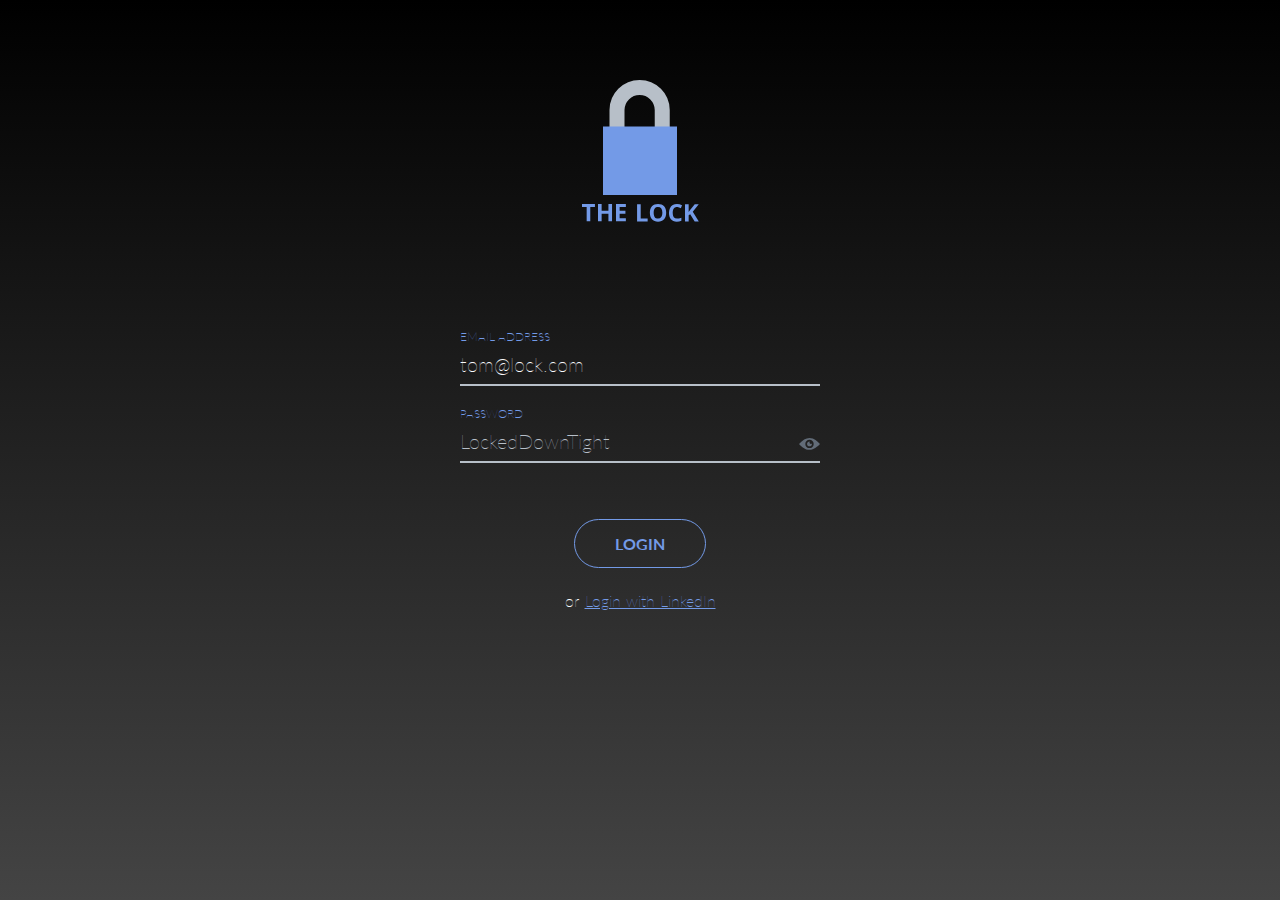
<file: index.html>
<!DOCTYPE html>
<html>
<head>
    <meta charset="utf-8" />
    <meta http-equiv="X-UA-Compatible" content="IE=edge">
    <title>The Lock</title>
    <meta name="viewport" content="width=device-width, initial-scale=1">
    <link rel="stylesheet" type="text/css" media="screen" href="main.css" />
    <link href="https://fonts.googleapis.com/css?family=Lato:300,400,700" rel="stylesheet">
    <script src="main.js"></script>
</head>
<body>
    <div class="page-container">
        <div class="lock-container">
            <img src='FakeLockAssessmentAssets/lockLogo.svg' />
        </div>
        <div class="form-container">
            <form class="login-form" onsubmit="event.preventDefault(); fakeForm();">

                <label class="login-label">Email Address</label>
                <input class="login-input" type="text" name="email" value="tom@lock.com">

                <label class="login-label">Password</label>
                <input class="login-input login-input-gray" id="login-password" type="text" name="password" value="LockedDownTight">
                <img class="eye-button" id="eye-button" onclick="togglePassword();" src="FakeLockAssessmentAssets/Eye/active.svg" />

                <input class="login-button" type="submit" value="Login" id="login-button">
            </form>
        </div>
        <div class="social-options-container">
            <p>or <a href="">Login with LinkedIn</a><p>
        </div>
    </div>
</body>
</html>
</file>
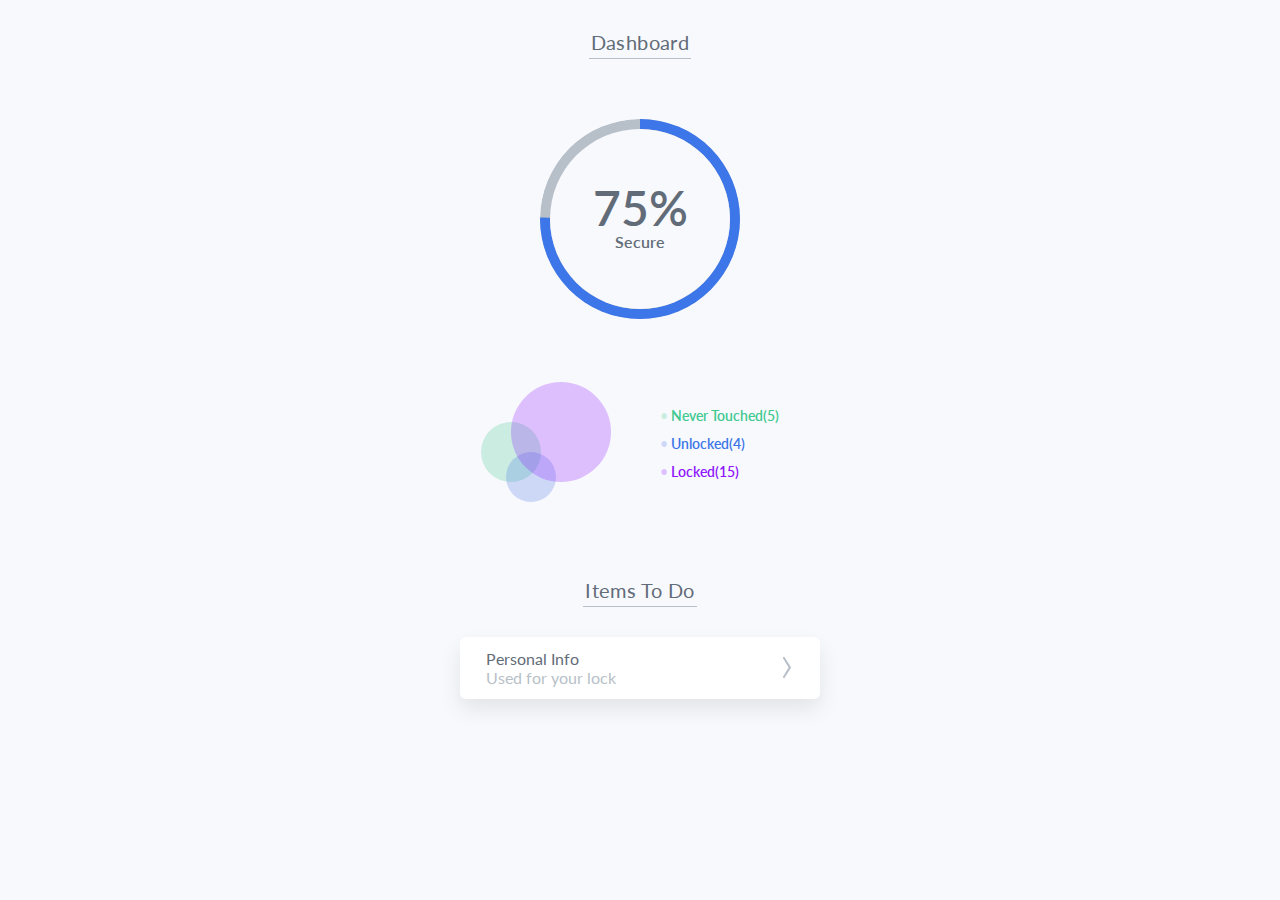
<file: pages/dashboard.html>
<!DOCTYPE html>
<html>
<head>
    <meta charset="utf-8" />
    <meta http-equiv="X-UA-Compatible" content="IE=edge">
    <title>Dashboard</title>
    <meta name="viewport" content="width=device-width, initial-scale=1">
    <link rel="stylesheet" type="text/css" media="screen" href="../main.css" />
    <link href="https://fonts.googleapis.com/css?family=Lato:300,400,700" rel="stylesheet">
    <script src="../main.js"></script>
</head>
<body class="light-body">

    <div class="page-container">
        <div class="dashboard-title-container">
            <p class="dashboard-title">Dashboard</p>
        </div>

        <div class="percent-container">
            <div class="percent-circle pc1" data-percent="75">
                <svg>
                    <use class="percent-circle-inner" xlink:href="#percent-circle-svg"></use>
                </svg>
                <div class="pc-label">
                    <p>
                        <!--This is in a span with an ID so it can later be manipulated by JS-->
                        <span id="pc-label-value">75%</span>
                        <br/>Secure
                    </p>
                </div>
            </div>
        </div>
        
        <div class="diagram-container">
            <div class="diagram-left">
                <svg width="200" height="160">
                    <circle cx="50" cy="70" stroke="firebrick" stroke-width="0" fill="coral" r="30" class="green-circle"></circle>
                    <circle cx="70" cy="95" stroke="firebrick" stroke-width="0" fill="coral" r="25"class="blue-circle"></circle>
                    <circle cx="100" cy="50" stroke="firebrick" stroke-width="0" fill="coral" r="50" class="purple-circle"></circle>
                </svg> 
            </div>
            <div class="diagram-right">
                <ul class="diagram-list">
                    <li class="green"><span class="green-dot">&#8226;</span> Never Touched(5)</li>
                    <li class="blue"><span class="blue-dot">&#8226;</span> Unlocked(4)</li>
                    <li class="purple"><span class="purple-dot">&#8226;</span> Locked(15)</li>
                </ul>
            </div>
        </div>

        <div class="dashboard-title-container">
                <p class="dashboard-title">Items To Do</p>
        </div>

        <!--I haven't used regular CSS in a while, after this I will never take SASS for granted-->
        <div class="to-do-cards">
            <ul class="to-do-list">
                <li class="to-do-item">
                    <p class="to-do-title">Personal Info</p>
                    <p class="to-do-desc">Used for your lock</p>
                </li>
             </ul>   
        </div>

    </div>
</body>

<svg class="hidden">
    <circle id="percent-circle-svg" cx="50%" cy="50%" r="50%" stroke-alignment="inner"></circle>
</svg>
</html>
</file>
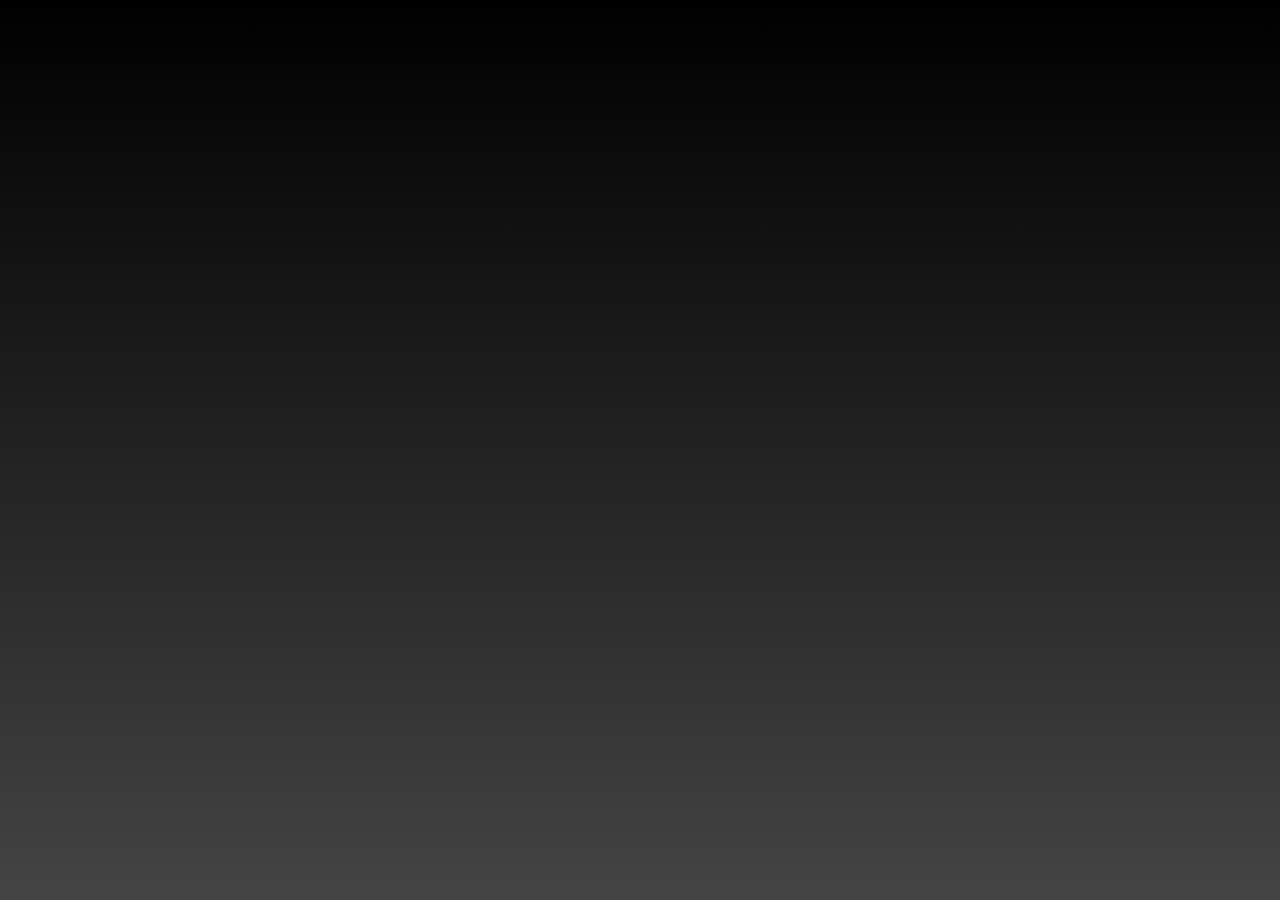
<file: pages/profile.html>
<!DOCTYPE html>
<html>
<head>
    <meta charset="utf-8" />
    <meta http-equiv="X-UA-Compatible" content="IE=edge">
    <title>My Info</title>
    <meta name="viewport" content="width=device-width, initial-scale=1">
    <link rel="stylesheet" type="text/css" media="screen" href="../main.css" />
    <link href="https://fonts.googleapis.com/css?family=Lato:300,400,700" rel="stylesheet">
    <script src="../main.js"></script>
</head>
</file>
<file: main.css>
:root {
    --blue: #3C76E8;
    --light-blue: #739AE7;
    --white: #F8F9FD;
    --gray: #B7BFC8;
    --dark-gray: #626C78;
    --green: #40C990;
    --purple: #8F15FE;
}

*{
    margin: 0;
    padding: 0;
    font-family: 'Lato', sans-serif;
}

.hidden{
    display: none;
}

body {
    background: linear-gradient(#000, #444);
    width: 100vw;
    height: 100vh;
}

.light-body {
    background: var(--white);
}

a {
    color: var(--light-blue);
}

.page-container {
    display: block;
    text-align: center;
    overflow: hidden;
}

.lock-container {
    display: inline-block;
    padding: 80px 0;
}

.form-container {
    display: block;
    padding: 20px 0;
    
}

.login-form {
    display: inline-block;
    width: 360px;
    overflow: hidden;
}

.login-input {
    width: 100%;
    border: none;
    border-bottom: 2px solid var(--gray);
    padding: 8px 0;
    margin-bottom: 16px;
    background-color: transparent;
    color: var(--white);
    font-weight: 100;
    font-size: 20px;
    outline: none;
}

.login-input-gray {
    color: var(--gray);
}

.login-label {
    width: 100%;
    display: inline-block;
    text-align: left;
    font-size: 12px;
    text-transform: uppercase;
    font-weight: 100;
    color: var(--light-blue);
}


.login-button {
    color: var(--light-blue);
    border: 1px solid var(--light-blue);
    background: transparent;
    font-size: 16px;
    text-transform: uppercase;
    padding: 14px 40px;
    border-radius: 40px;
    font-weight: 700;
    margin-top: 40px;
    outline: none;
}

.login-button:active {
    background: var(--light-blue);
    color: var(--white);
}

.social-options-container {
    color: var(--white);
    font-weight: 100;
}

.eye-button {
    display: block;
    position: relative;
    right: 0;
    float: right;
    margin-top: -41px;
}

/* Start of Dashboard page */

.dashboard-title-container {
    margin: 30px 0;
}

.dashboard-title {
    display: inline-block;
    color: var(--dark-gray);
    border: none;
    padding: 0 2px;
    padding-bottom: 4px;
    border-bottom: 1px solid var(--gray);
    letter-spacing: 0.02em;
    font-size: 20px;
}

.percent-container {
    display: block;
    text-align: center;
    margin: 30px 0;
    padding: 30px 0;
}

.percent-circle {
    display: inline-block;
}

/*The percent circle
TO DO: add rounded edges to the stoke, stroke-linecap not working */

.pc1 {
    width: 200px;
    height: 200px;
    border-radius: 50%;
    overflow: hidden;
    position: relative;
  }
  .pc1 svg:before {
    content: #d2e0e0;
    display: block;
  }
  .pc1 svg {
    width: 200px;
    height: 200px;
    -webkit-transform: rotate(-90deg);
            transform: rotate(-90deg);
  }
  .pc1 svg .percent-circle-inner {
    fill: var(--gray);
    stroke: var(--blue);
    stroke-width: 20px;
    stroke-dasharray: 0 376.9908px;
    transition: stroke-dasharray 0.6s ease-out;
  }
  .pc-label {
    display: block;
    width: 180px;
    height: 180px;
    background: var(--white);
    position: absolute;
    top: 10px;
    left: 10px;
    border-radius: 50%;
    color: var(--dark-gray);
    text-align: center;
    font-size: 16px;
    font-weight: 600;
  }

  .pc-label p {
    padding-top: 55px;
  }

  #pc-label-value {
      font-size: 48px;
    line-height: 48px;
  }

  /*The diagram*/

  .diagram-container {
      display: inline-block;
      width: 100;
  }

  .diagram-left {
      float: left;
      width: 50%;
  }

    .green-circle{
        fill: rgba(64,201,144, .25);
        
    }

    .blue-circle{
        fill: rgba(76,118,232, .25);
        
    }

    .purple-circle{
        fill: rgba(143,21,254, .25);
        
    }

  .diagram-right {
    float: right;
    width: 50%;
    
  }

  .diagram-list{
    list-style-position: inside;
    text-align: left;
    padding: 20px;
    list-style: none;
    font-size: 14px;
    line-height: 28px;
    font-weight: 600;
  }

  .green {
      color: var(--green);
  }

  .green-dot { 
     color: rgba(64,201,144, .25);
  }

  .blue {
      color: var(--blue);
  }

  .blue-dot {
    color: rgba(76,118,232, .25);
  }

  .purple {
      color: var(--purple);
  }

  .purple-dot {
    color: rgba(143,21,254, .25);
  }

  /*To Do cards*/

  .to-do-cards {
    display: inline-block;
    text-align: center;
  }

  .to-do-list {
      list-style: none;
      width: 360px;
  }

  .to-do-item {
    padding: 12px 26px;
    background-color: white;
    text-align: left;
    box-shadow: 0 10px 20px #e2e4e6;
    border-radius: 6px;
  }

  .to-do-item::after {
      content: "›";
      float: right;
      font-size: 56px;
      color: var(--gray);  
      font-weight: 300;
      position: relative;
      top: -60px;
  }

  .to-do-title {
    color: var(--dark-gray);
  }

  .to-do-desc {
    color: var(--gray);
  }
</file>
